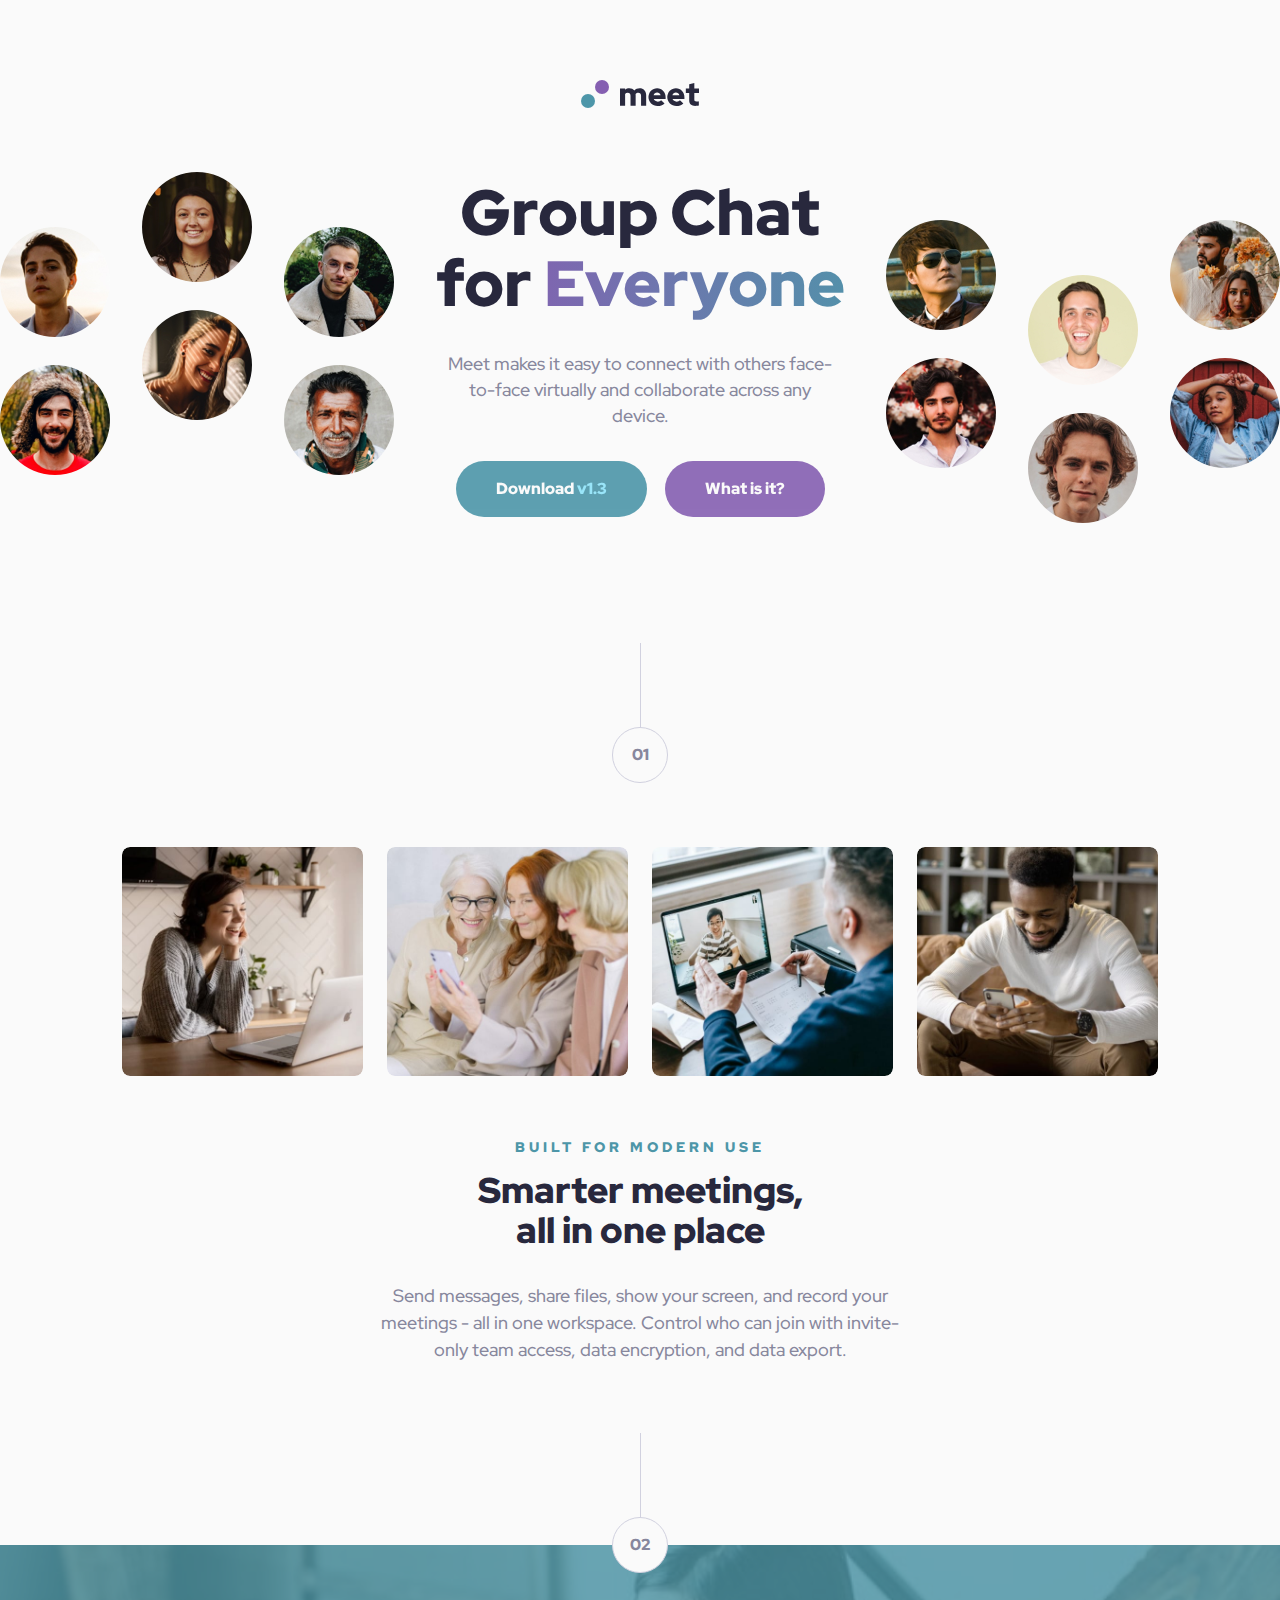
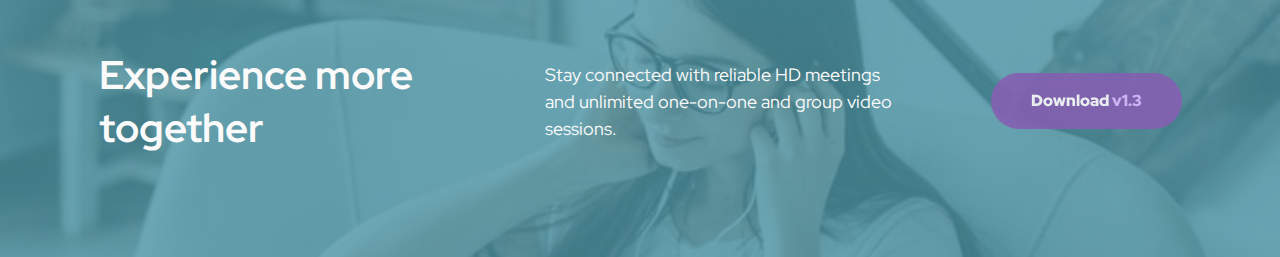
<file: index.html>
<!DOCTYPE html>
<html lang="en">
  <head>
    <meta charset="UTF-8" />
    <meta name="viewport" content="width=device-width, initial-scale=1.0" />

    <link
      rel="icon"
      type="image/png"
      sizes="32x32"
      href="./assets/favicon-32x32.png"
    />
    <link rel="stylesheet" href="./CSS/style.css" />

    <title>Frontend Mentor | Meet landing page</title>
  </head>
  <body>
    <!-- header logo -->
    <header class="flex">
      <a href="index.html">
        <div class="meet-logo">
          <img src="./assets/logo.svg" alt="meet logo" />
        </div>
      </a>
    </header>

    <!-- hero section -->
    <main>
      <section class="hero-wrapper flex">
        <div class="hero-img-left">
          <img
            src="./assets/desktop/image-hero-left.png"
            alt="hero image on the left on desktop"
          />
        </div>
        <div class="hero-img-mobile flex">
          <img
            src="./assets/tablet/image-hero.png"
            alt="hero image on mobile"
          />
        </div>
        <div class="hero-content">
          <h1 class="hero-title">
            Group Chat<br />
            for <span class="gradient-text">Everyone</span>
          </h1>
          <p class="hero-body">
            Meet makes it easy to connect with others face-to-face virtually and
            collaborate across any device.
          </p>
          <div class="hero-btn flex">
            <button class="btn btn-cyan" aria-label="Download version 1.3">
              Download <span class="light-cyan">v1.3</span>
            </button>
            <button
              class="btn btn-purple"
              aria-label="Learn more about this service"
            >
              What is it?
            </button>
          </div>
        </div>
        <div class="hero-img-right">
          <img
            src="./assets/desktop/image-hero-right.png"
            alt="hero image on the right on desktop"
          />
        </div>
      </section>

      <section class="divider">
        <span class="divider-bar flex"></span>
        <span class="number-one flex">01</span>
      </section>

      <section class="photo-gallery-wrapper">
        <div class="gallery-grid">
          <div class="gallery-container">
            <img
              src="./assets/desktop/image-woman-in-videocall.jpg"
              alt="women on a videocall"
            />
          </div>
          <div class="gallery-container">
            <img
              src="./assets/desktop/image-women-videochatting.jpg"
              alt="women video chatting"
            />
          </div>
          <div class="gallery-container">
            <img
              src="./assets/desktop/image-men-in-meeting.jpg"
              alt="man in a meeting"
            />
          </div>
          <div class="gallery-container">
            <img
              src="./assets/desktop/image-man-texting.jpg"
              alt="man texting"
            />
          </div>
        </div>
      </section>

      <section class="description-section">
        <p class="description-sub-title">BUILT FOR MODERN USE</p>
        <h2 class="description-title">
          Smarter meetings,<br />
          all in one place
        </h2>
        <p class="description-body">
          Send messages, share files, show your screen, and record your meetings
          - all in one workspace. Control who can join with invite-only team
          access, data encryption, and data export.
        </p>
      </section>

      <section class="divider-two">
        <span class="divider-bar flex"></span>
        <span class="number-two flex">02</span>
      </section>
    </main>

    <footer class="footer-wrapper flex">
      <div class="footer-container flex">
        <h3 class="footer-title">Experience more together</h3>
        <p class="footer-text">
          Stay connected with reliable HD meetings and unlimited one-on-one and
          group video sessions.
        </p>
        <button class="btn btn-purple" aria-label="Download version 1.3">
          Download <span class="light-purple">v1.3</span>
        </button>
      </div>
    </footer>
  </body>
</html>
</file>
<file: CSS/style.css>
@import url("https://fonts.googleapis.com/css2?family=Red+Hat+Display:ital,wght@0,300..900;1,300..900&display=swap");

/* CSS resets */

* {
  margin: 0;
  padding: 0;
  box-sizing: border-box;
}

/* Make images easier to work with */
img,
picture {
  max-width: 100%;
  display: block;
  line-height: 0;
}

/* Inherit fonts for inputs and buttons */
input,
button,
textarea,
select {
  font: inherit;
}

/* remove all button styles */
button {
  all: unset;
  cursor: pointer;
}

:root {
  /* Primary Colors */
  --cyan-600: rgb(77, 150, 168);
  --purple-600: rgb(133, 95, 177);

  /* Secondary */
  --cyan-300: rgb(143, 227, 249);
  --purple-300: rgb(217, 184, 255);

  /* Hover colors */
  --purple-400: rgb(175, 140, 216);
  --cyan-400: rgb(110, 189, 209);

  /* Neutral */
  --black: rgb(40, 40, 61);
  --gray: rgb(135, 135, 157);
  --light-gray: rgb(209, 209, 223);
  --white: rgb(250, 250, 250);
}

body {
  font-family: "Red Hat Display", sans-serif;
  font-size: 1rem;
  text-align: center;
  min-height: 100vh;
  background-color: var(--white);
}

/* Header */
header {
  margin: 5rem 0 4rem 0;
}

.meet-logo:hover {
  filter: saturate(3);
}

/* Hero Scetion */
.hero-wrapper {
  flex-direction: column;
  gap: 1.7rem;
}

/* Mobile first */

.hero-img-mobile {
  margin-bottom: 4.375rem;
}

.hero-img-right,
.hero-img-left {
  display: none;
}

.hero-img-left,
.hero-img-right,
.meet-logo {
  animation: slideIn 0.8s ease-out;
}

.hero-title {
  font-size: 2.5rem;
  font-weight: 900;
  line-height: 110%;
  color: var(--black);
}

.gradient-text {
  background: linear-gradient(92.19deg, #855fb1 -15.84%, #4d96a9 114.64%);
  -webkit-background-clip: text;
  -webkit-text-fill-color: transparent;
  background-clip: text;
}

.hero-body {
  font-weight: 500;
  line-height: 144%;
  color: var(--gray);
  margin: 2rem 1.25rem;
  max-width: 26rem;
}

.hero-btn {
  flex-direction: column;
  gap: 1.125rem;
}

/* Button styles */

.btn {
  padding: 1rem 2.5rem;
  color: var(--white);
  font-weight: 900;
  line-height: 150%;
  border-radius: 29px;
  opacity: 0.9;
}

.btn-cyan {
  background-color: var(--cyan-600);
}

.btn-purple {
  background-color: var(--purple-600);
}

/* Button Hover */

.btn-cyan:hover {
  background-color: var(--cyan-400);
}

.btn-purple:hover {
  background-color: var(--purple-400);
}

/* Span colors */

.light-cyan {
  color: var(--cyan-300);
}

.light-purple {
  color: var(--purple-300);
}

/* Divider */

.flex {
  display: flex;
  justify-content: center;
  align-items: center;
}

.divider {
  padding: 4rem 0;
}

.divider-two {
  padding-top: 4.375rem;
}

.number-one,
.number-two {
  font-weight: 900;
  line-height: 150%;
  color: var(--gray);
  background-color: var(--white);
  border: 0.0938rem solid var(--light-gray);
  border-radius: 6.25rem;
  margin: 0 auto;
  width: 3.5rem;
  height: 3.5rem;
}

.divider-bar {
  margin: 0 auto;
  content: "";
  width: 0.0625rem;
  height: 5.25rem;
  background-color: var(--light-gray);
}

/* Photo Gallery */
.photo-gallery-wrapper {
  padding: 0 2rem;
}
.gallery-grid {
  margin: 0 auto 4rem;
  max-width: 68.75rem;
  display: grid;
  grid-template-columns: repeat(2, 1fr);
  gap: 1rem;
}

.gallery-container {
  border-radius: 8px;
  overflow: hidden;
}

.gallery-grid img {
  overflow: hidden;
  border-radius: 0.5rem;
  transition: ease-out 0.5s;
}

.gallery-grid img:hover {
  transition: linear 0.5s;
  transform: scale(1.05) translateX(0.1875rem);
  filter: saturate(2);
}

.gallery-grid {
  transition: linear 0.5s;
}

.gallery-grid:hover > .gallery-container:not(:hover) {
  filter: grayscale(0.6);
  opacity: 0.8;
  transition: linear 0.5s;
}

/* Description Section */
.description-section {
  max-width: 35rem;
  padding: 0 2rem;
  margin: 0 auto;
}

.description-title {
  margin: 1rem 0 2rem;
  font-size: 2rem;
  font-weight: 900;
  line-height: 110%;
  color: var(--black);
}

.description-sub-title {
  color: var(--cyan-600);
  font-size: 0.75rem;
  font-weight: 900;
  line-height: 110%;
  letter-spacing: 4px;
}

.description-body {
  font-size: 1rem;
  font-weight: 500;
  color: var(--gray);
  line-height: 150%;
}

/* Footer section */
.footer-wrapper {
  background-color: var(--cyan-600);
  position: relative;
  z-index: 1;
  height: 23.375rem;
  margin-top: -1.75rem;
  color: var(--white);
}

.number-two {
  position: relative;
  z-index: 2;
}

.footer-wrapper::before {
  content: "";
  background-image: url(../assets/mobile/image-footer.jpg);
  background-size: cover;
  position: absolute;
  top: 0rem;
  right: 0rem;
  bottom: 0rem;
  left: 0rem;
  opacity: 0.2;
  z-index: -5;
}

.footer-container {
  flex-direction: column;
  gap: 2.5rem;
  max-width: 35rem;
}

.footer-title {
  font-size: 2rem;
}

.footer-text {
  padding: 0 2rem;
  line-height: 150%;
}

@media (min-width: 28.125rem) {
  .footer-wrapper {
    height: 21.6875rem;
  }

  .footer-wrapper::before {
    background-image: url(../assets/tablet/image-footer.jpg);
  }
}

@media (min-width: 48rem) {
  .hero-title {
    font-size: 3rem;
  }

  .hero-btn {
    flex-direction: row;
  }

  .divider {
    padding-top: 7.5rem;
  }

  .gallery-grid {
    gap: 24px;
    padding: 0 32px;
  }

  .description-title,
  .footer-title {
    font-size: 2.25rem;
  }

  .description-sub-title {
    font-size: 0.875rem;
  }

  .footer-wrapper {
    height: 20rem;
  }
}

@media (min-width: 64rem) {
  .hero-title {
    font-size: 4rem;
  }

  .hero-body {
    max-width: 32.5rem;
  }

  .photo-gallery-wrapper,
  .footer-text {
    padding: 0;
  }

  .gallery-grid {
    grid-template-columns: repeat(4, 1fr);
  }

  .description-section {
    max-width: 38rem;
  }

  .description-body {
    font-size: 1.125rem;
  }

  .footer-wrapper {
    height: 20rem;
  }

  .footer-title {
    font-size: 2.5rem;
  }

  .hero-body,
  .footer-text {
    font-size: 1.125rem;
  }
}

@media (min-width: 79.375rem) {
  .hero-wrapper {
    flex-direction: row;
    gap: 1.7rem;
  }

  .hero-img-right,
  .hero-img-left {
    display: flex;
  }

  .hero-img-left {
    content: url(../assets/desktop/image-hero-left.png);
    margin-bottom: 3rem;
  }

  .hero-img-right {
    content: url(../assets/desktop/image-hero-right.png);
    margin-bottom: -3rem;
  }

  .hero-img-mobile {
    display: none;
  }

  .footer-wrapper {
    height: 19.5rem;
  }

  .footer-container {
    max-width: 68.75rem;
    flex-direction: row;
    gap: 6rem;
    text-align: left;
  }

  .footer-text,
  .footer-title {
    max-width: 21.875rem;
  }
}

/* intro animation */

@-webkit-keyframes slideIn {
  0% {
    transform: translateY(-20px);
    opacity: 0;
  }

  100% {
    transform: translateX(0px);
    opacity: 1;
  }
}
</file>
